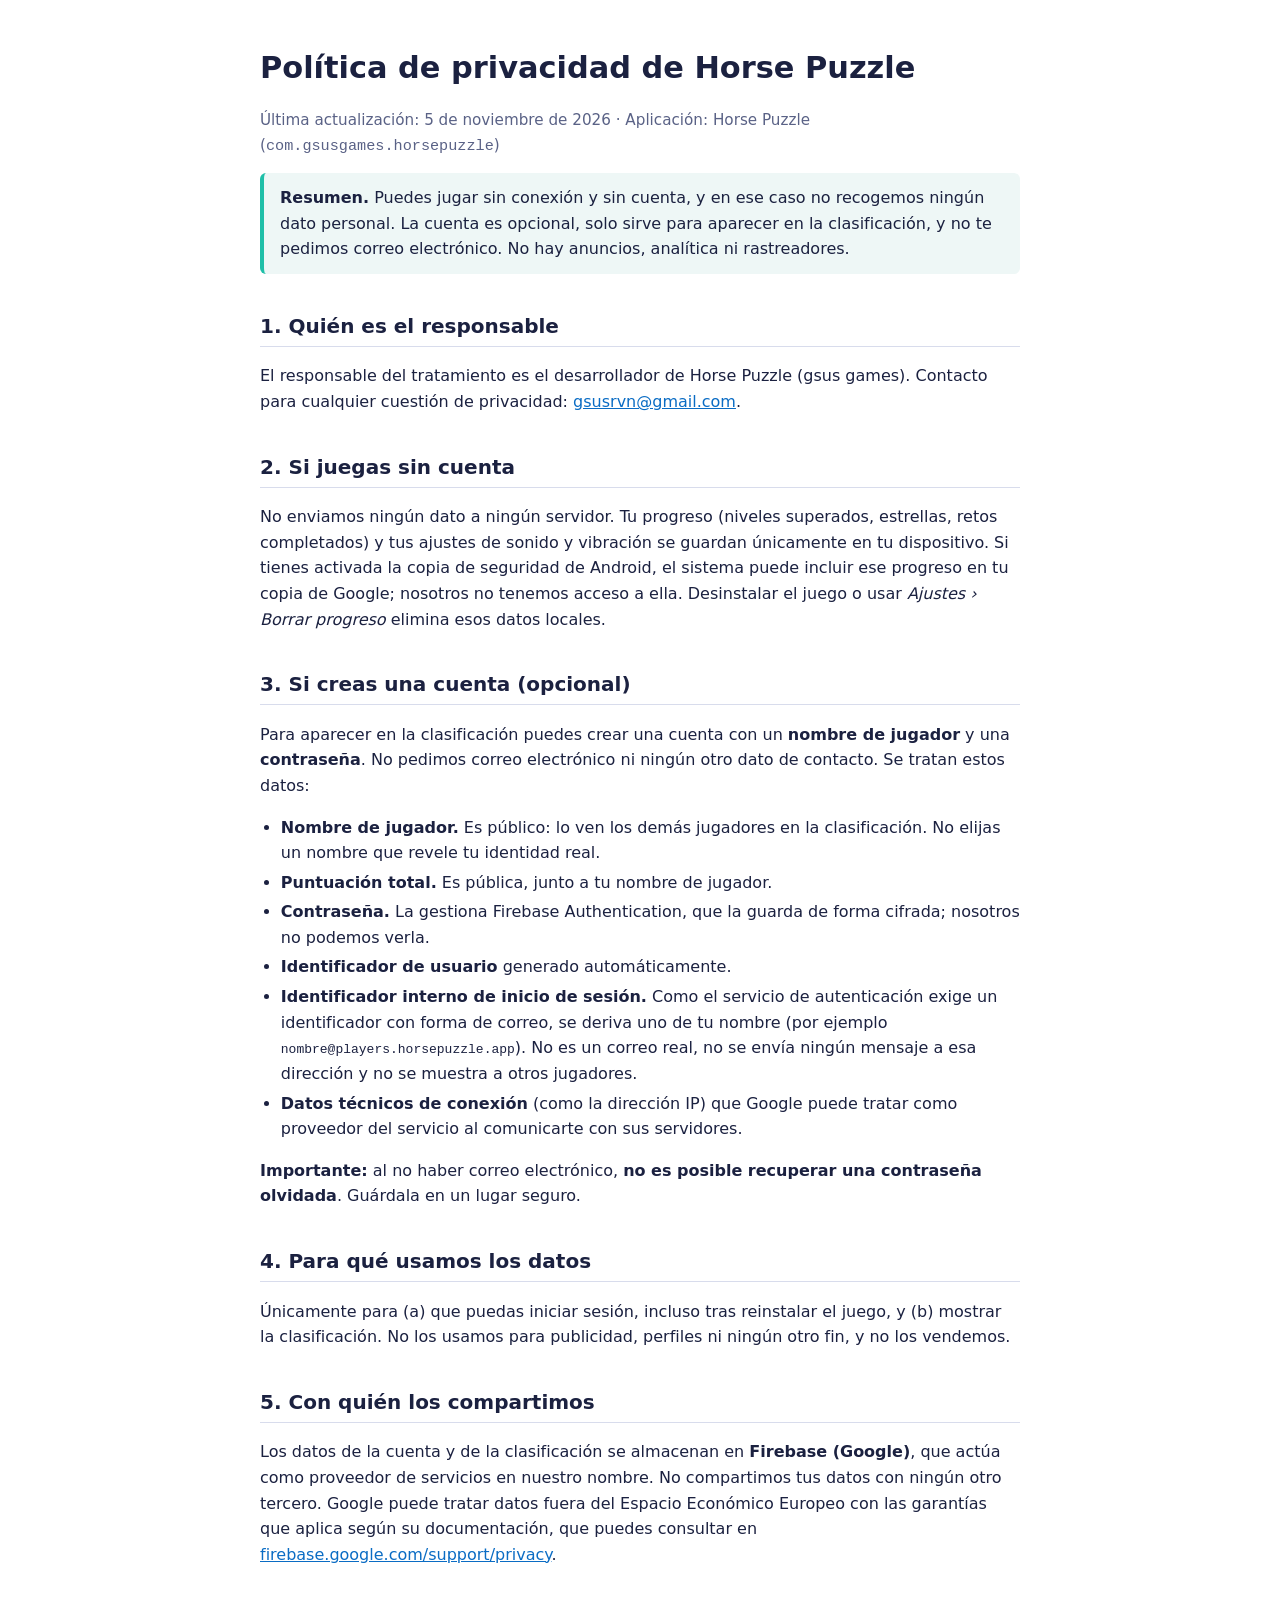
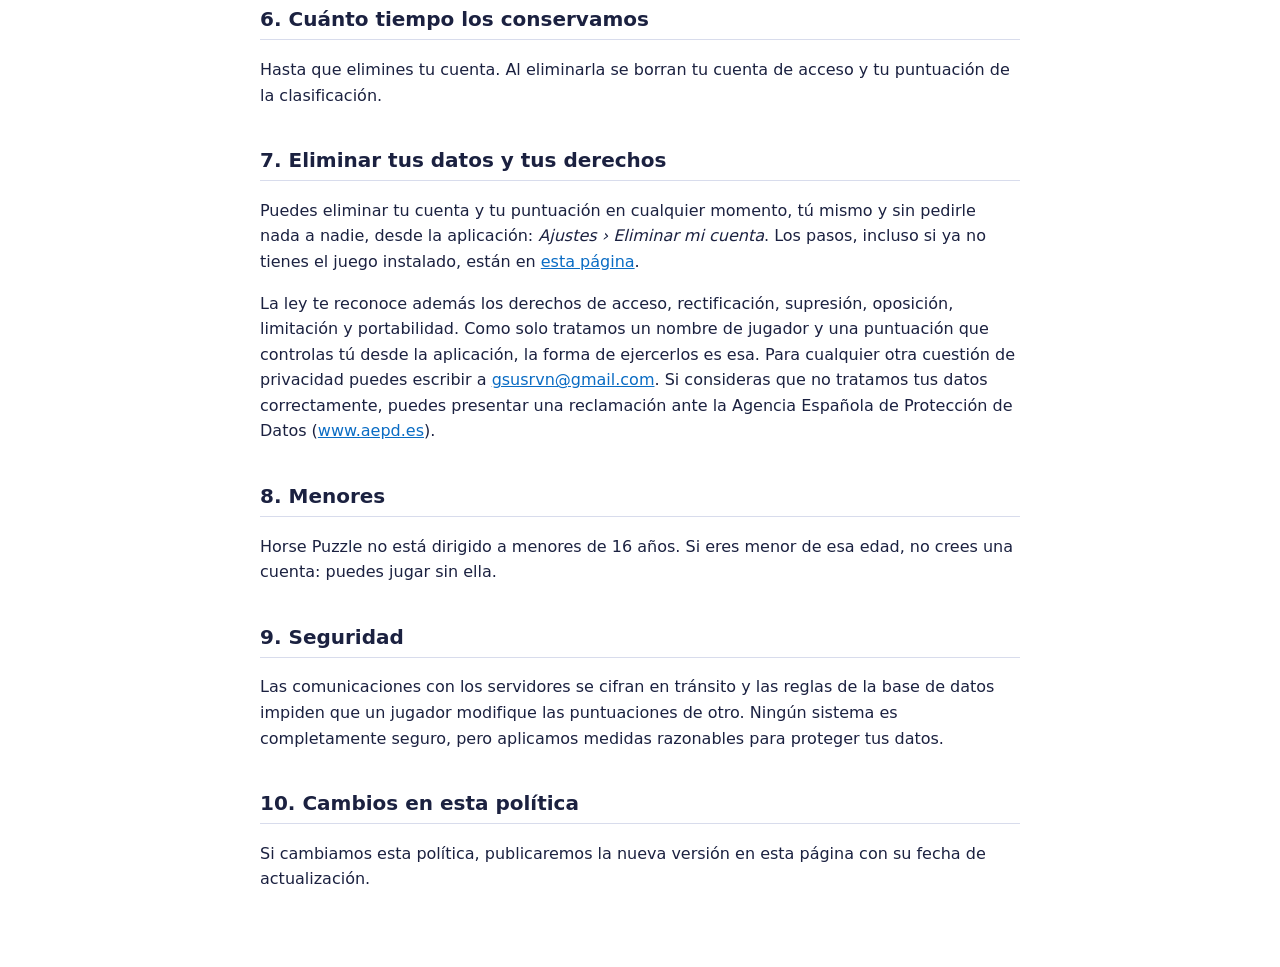
<file: docs/index.html>
<!DOCTYPE html>
<html lang="es">
<head>
<meta charset="utf-8">
<meta name="viewport" content="width=device-width, initial-scale=1">
<title>Política de privacidad – Horse Puzzle</title>
<link rel="stylesheet" href="style.css">
</head>
<body>
<h1>Política de privacidad de Horse Puzzle</h1>
<p class="muted">Última actualización: 5 de noviembre de 2026 · Aplicación: Horse Puzzle (<code>com.gsusgames.horsepuzzle</code>)</p>

<div class="box"><strong>Resumen.</strong> Puedes jugar sin conexión y sin cuenta, y en ese caso no recogemos ningún dato personal. La cuenta es opcional, solo sirve para aparecer en la clasificación, y no te pedimos correo electrónico. No hay anuncios, analítica ni rastreadores.</div>

<h2>1. Quién es el responsable</h2>
<p>El responsable del tratamiento es el desarrollador de Horse Puzzle (gsus games). Contacto para cualquier cuestión de privacidad: <a href="mailto:gsusrvn@gmail.com">gsusrvn@gmail.com</a>.</p>

<h2>2. Si juegas sin cuenta</h2>
<p>No enviamos ningún dato a ningún servidor. Tu progreso (niveles superados, estrellas, retos completados) y tus ajustes de sonido y vibración se guardan únicamente en tu dispositivo. Si tienes activada la copia de seguridad de Android, el sistema puede incluir ese progreso en tu copia de Google; nosotros no tenemos acceso a ella. Desinstalar el juego o usar <em>Ajustes › Borrar progreso</em> elimina esos datos locales.</p>

<h2>3. Si creas una cuenta (opcional)</h2>
<p>Para aparecer en la clasificación puedes crear una cuenta con un <strong>nombre de jugador</strong> y una <strong>contraseña</strong>. No pedimos correo electrónico ni ningún otro dato de contacto. Se tratan estos datos:</p>
<ul>
<li><strong>Nombre de jugador.</strong> Es público: lo ven los demás jugadores en la clasificación. No elijas un nombre que revele tu identidad real.</li>
<li><strong>Puntuación total.</strong> Es pública, junto a tu nombre de jugador.</li>
<li><strong>Contraseña.</strong> La gestiona Firebase Authentication, que la guarda de forma cifrada; nosotros no podemos verla.</li>
<li><strong>Identificador de usuario</strong> generado automáticamente.</li>
<li><strong>Identificador interno de inicio de sesión.</strong> Como el servicio de autenticación exige un identificador con forma de correo, se deriva uno de tu nombre (por ejemplo <code>nombre@players.horsepuzzle.app</code>). No es un correo real, no se envía ningún mensaje a esa dirección y no se muestra a otros jugadores.</li>
<li><strong>Datos técnicos de conexión</strong> (como la dirección IP) que Google puede tratar como proveedor del servicio al comunicarte con sus servidores.</li>
</ul>
<p><strong>Importante:</strong> al no haber correo electrónico, <strong>no es posible recuperar una contraseña olvidada</strong>. Guárdala en un lugar seguro.</p>

<h2>4. Para qué usamos los datos</h2>
<p>Únicamente para (a) que puedas iniciar sesión, incluso tras reinstalar el juego, y (b) mostrar la clasificación. No los usamos para publicidad, perfiles ni ningún otro fin, y no los vendemos.</p>

<h2>5. Con quién los compartimos</h2>
<p>Los datos de la cuenta y de la clasificación se almacenan en <strong>Firebase (Google)</strong>, que actúa como proveedor de servicios en nuestro nombre. No compartimos tus datos con ningún otro tercero. Google puede tratar datos fuera del Espacio Económico Europeo con las garantías que aplica según su documentación, que puedes consultar en <a href="https://firebase.google.com/support/privacy">firebase.google.com/support/privacy</a>.</p>

<h2>6. Cuánto tiempo los conservamos</h2>
<p>Hasta que elimines tu cuenta. Al eliminarla se borran tu cuenta de acceso y tu puntuación de la clasificación.</p>

<h2>7. Eliminar tus datos y tus derechos</h2>
<p>Puedes eliminar tu cuenta y tu puntuación en cualquier momento, tú mismo y sin pedirle nada a nadie, desde la aplicación: <em>Ajustes › Eliminar mi cuenta</em>. Los pasos, incluso si ya no tienes el juego instalado, están en <a href="eliminar-cuenta.html">esta página</a>.</p>
<p>La ley te reconoce además los derechos de acceso, rectificación, supresión, oposición, limitación y portabilidad. Como solo tratamos un nombre de jugador y una puntuación que controlas tú desde la aplicación, la forma de ejercerlos es esa. Para cualquier otra cuestión de privacidad puedes escribir a <a href="mailto:gsusrvn@gmail.com">gsusrvn@gmail.com</a>. Si consideras que no tratamos tus datos correctamente, puedes presentar una reclamación ante la Agencia Española de Protección de Datos (<a href="https://www.aepd.es">www.aepd.es</a>).</p>

<h2>8. Menores</h2>
<p>Horse Puzzle no está dirigido a menores de 16 años. Si eres menor de esa edad, no crees una cuenta: puedes jugar sin ella.</p>

<h2>9. Seguridad</h2>
<p>Las comunicaciones con los servidores se cifran en tránsito y las reglas de la base de datos impiden que un jugador modifique las puntuaciones de otro. Ningún sistema es completamente seguro, pero aplicamos medidas razonables para proteger tus datos.</p>

<h2>10. Cambios en esta política</h2>
<p>Si cambiamos esta política, publicaremos la nueva versión en esta página con su fecha de actualización.</p>
</body>
</html>
</file>
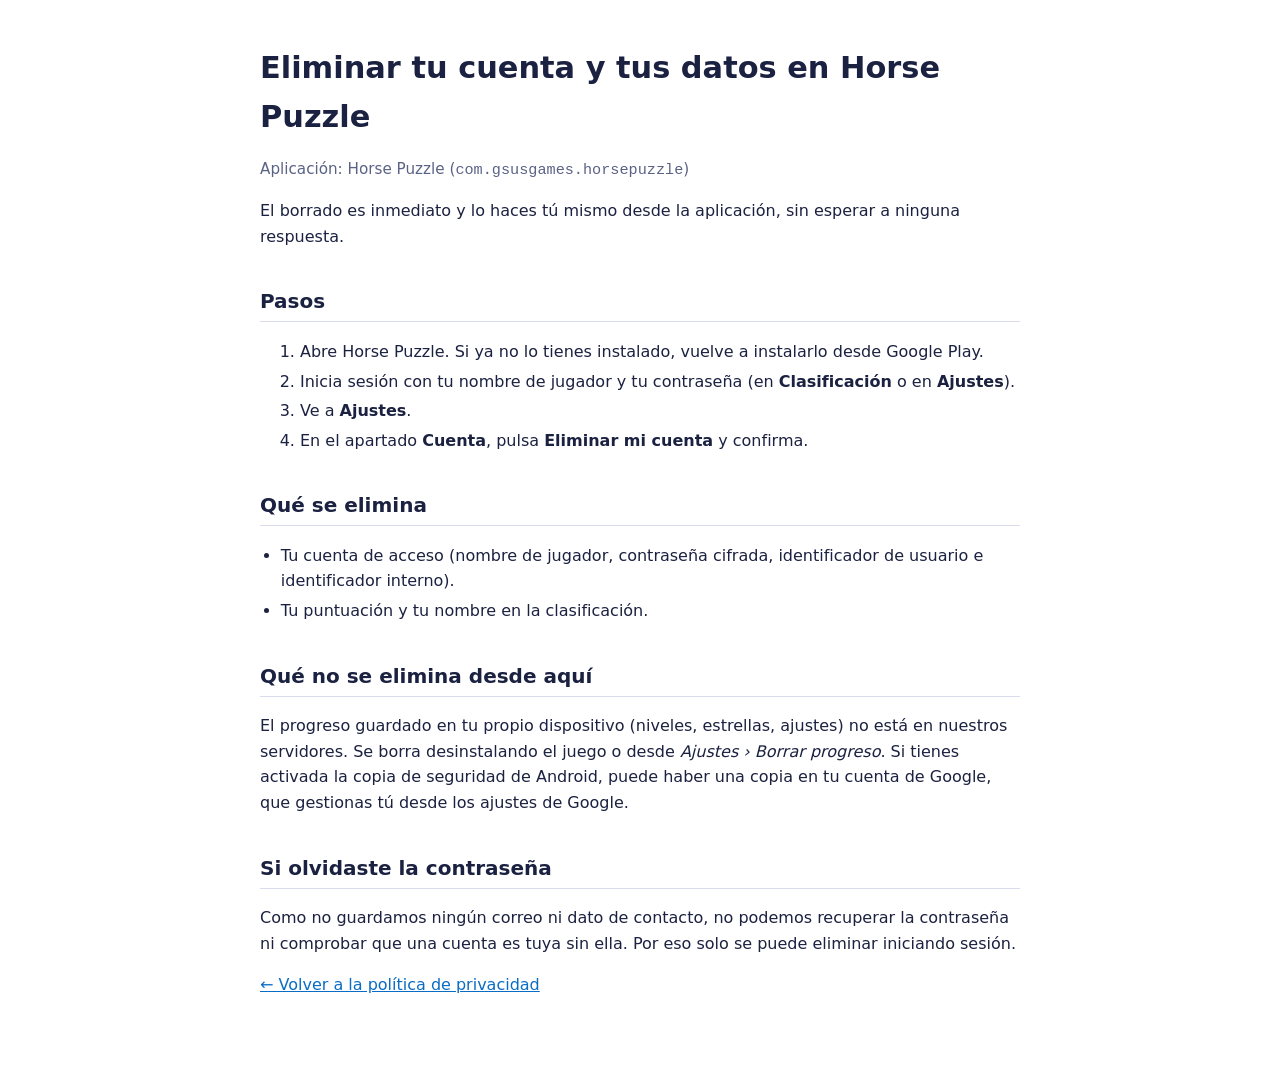
<file: docs/eliminar-cuenta.html>
<!DOCTYPE html>
<html lang="es">
<head>
<meta charset="utf-8">
<meta name="viewport" content="width=device-width, initial-scale=1">
<title>Eliminar cuenta y datos – Horse Puzzle</title>
<link rel="stylesheet" href="style.css">
</head>
<body>
<h1>Eliminar tu cuenta y tus datos en Horse Puzzle</h1>
<p class="muted">Aplicación: Horse Puzzle (<code>com.gsusgames.horsepuzzle</code>)</p>

<p>El borrado es inmediato y lo haces tú mismo desde la aplicación, sin esperar a ninguna respuesta.</p>

<h2>Pasos</h2>
<ol>
<li>Abre Horse Puzzle. Si ya no lo tienes instalado, vuelve a instalarlo desde Google Play.</li>
<li>Inicia sesión con tu nombre de jugador y tu contraseña (en <strong>Clasificación</strong> o en <strong>Ajustes</strong>).</li>
<li>Ve a <strong>Ajustes</strong>.</li>
<li>En el apartado <strong>Cuenta</strong>, pulsa <strong>Eliminar mi cuenta</strong> y confirma.</li>
</ol>

<h2>Qué se elimina</h2>
<ul>
<li>Tu cuenta de acceso (nombre de jugador, contraseña cifrada, identificador de usuario e identificador interno).</li>
<li>Tu puntuación y tu nombre en la clasificación.</li>
</ul>

<h2>Qué no se elimina desde aquí</h2>
<p>El progreso guardado en tu propio dispositivo (niveles, estrellas, ajustes) no está en nuestros servidores. Se borra desinstalando el juego o desde <em>Ajustes › Borrar progreso</em>. Si tienes activada la copia de seguridad de Android, puede haber una copia en tu cuenta de Google, que gestionas tú desde los ajustes de Google.</p>

<h2>Si olvidaste la contraseña</h2>
<p>Como no guardamos ningún correo ni dato de contacto, no podemos recuperar la contraseña ni comprobar que una cuenta es tuya sin ella. Por eso solo se puede eliminar iniciando sesión.</p>

<p><a href="index.html">← Volver a la política de privacidad</a></p>
</body>
</html>
</file>
<file: docs/style.css>
:root{color-scheme:light dark}
body{font-family:system-ui,-apple-system,"Segoe UI",Roboto,Arial,sans-serif;line-height:1.6;max-width:760px;margin:0 auto;padding:24px 18px 60px;color:#1b2140;background:#fff}
h1{font-size:1.9rem;margin-bottom:.2em}h2{font-size:1.25rem;margin-top:1.8em;border-bottom:1px solid #d8dcec;padding-bottom:.2em}
.muted{color:#5a6286;font-size:.95rem}.box{background:#eef7f6;border-left:4px solid #1fbfa8;padding:12px 16px;border-radius:6px}
a{color:#0a6cc4}ul{padding-left:1.3em}li{margin:.25em 0}
@media (prefers-color-scheme:dark){body{background:#0b1020;color:#e8ecff}h2{border-color:#2b3862}.muted{color:#9aa5ce}.box{background:#14213a}a{color:#7cc4ff}}
</file>
